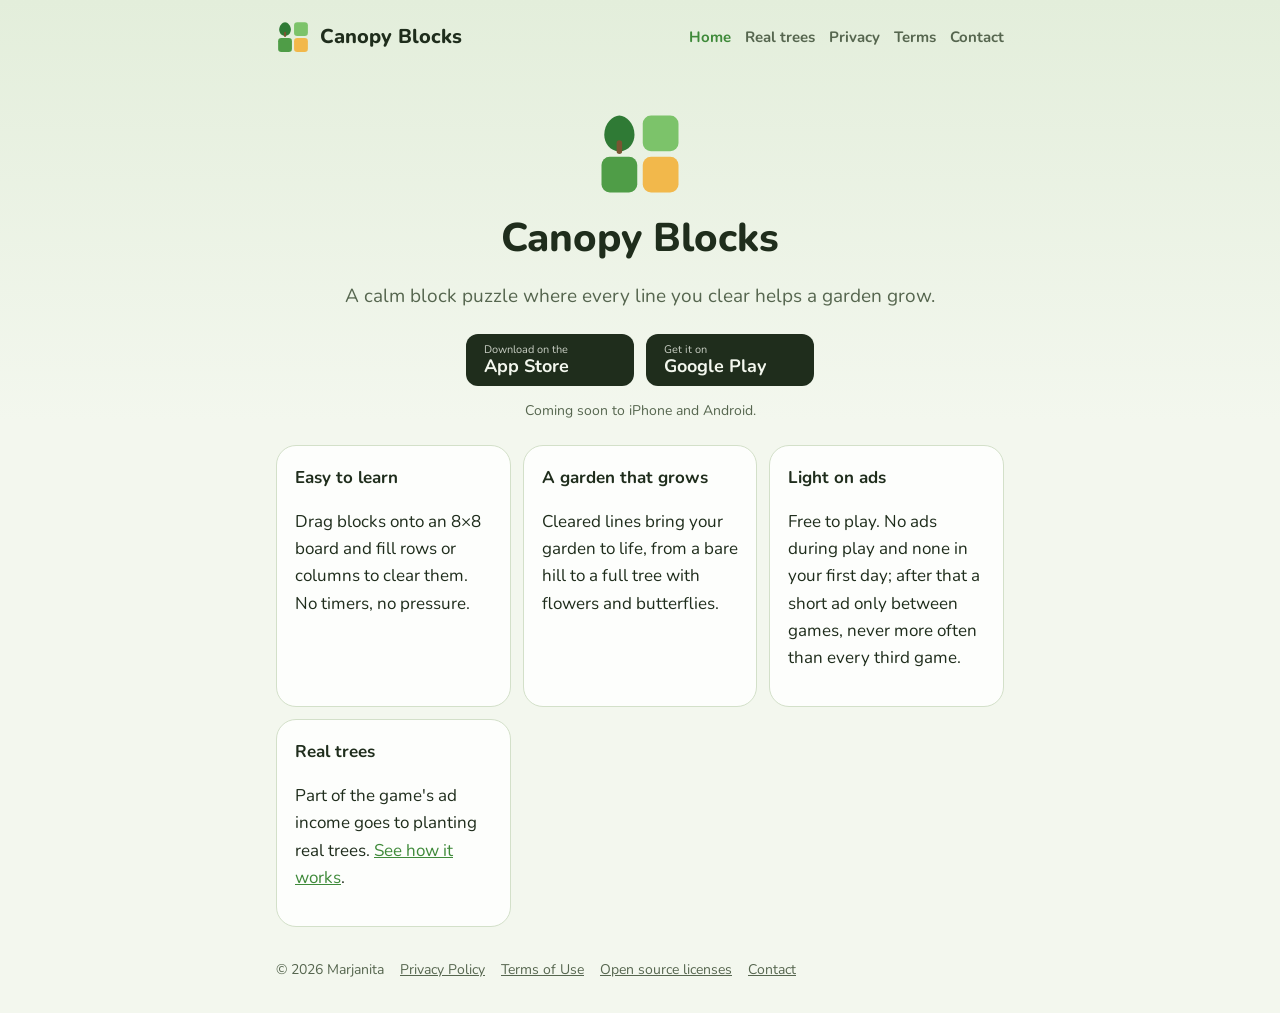
<file: index.html>
<!doctype html>
<html lang="en">
<head>
<meta charset="utf-8">
<meta name="viewport" content="width=device-width, initial-scale=1">
<title>Canopy Blocks</title>
<meta name="description" content="A calm block puzzle where every line you clear helps a garden grow.">
<link rel="preconnect" href="https://fonts.googleapis.com">
<link rel="preconnect" href="https://fonts.gstatic.com" crossorigin>
<link href="https://fonts.googleapis.com/css2?family=Nunito:wght@400;700;800&display=swap" rel="stylesheet">
<link rel="stylesheet" href="/style.css">
<link rel="icon" href="/favicon.svg" type="image/svg+xml">
</head>
<body>
<header>
<a class="brand" href="/"><svg class="logo" viewBox="0 0 64 64" aria-hidden="true">
<rect x="4" y="34" width="26" height="26" rx="6" fill="#4f9d47"/><rect x="34" y="34" width="26" height="26" rx="6" fill="#f2b84b"/>
<rect x="34" y="4" width="26" height="26" rx="6" fill="#7cc36a"/><path d="M17 30c-7 0-11-6-11-12 0-8 6-14 11-14s11 6 11 14c0 6-4 12-11 12z" fill="#2f7a35"/>
<rect x="15" y="22" width="4" height="10" rx="2" fill="#7a5532"/></svg>Canopy Blocks</a>
<nav><a href="/" aria-current="page">Home</a><a href="/trees/">Real trees</a><a href="/privacy/">Privacy</a><a href="/terms/">Terms</a><a href="/contact/">Contact</a></nav>
</header>
<main>
<section class="hero">
<svg class="logo" viewBox="0 0 64 64" aria-hidden="true">
<rect x="4" y="34" width="26" height="26" rx="6" fill="#4f9d47"/><rect x="34" y="34" width="26" height="26" rx="6" fill="#f2b84b"/>
<rect x="34" y="4" width="26" height="26" rx="6" fill="#7cc36a"/><path d="M17 30c-7 0-11-6-11-12 0-8 6-14 11-14s11 6 11 14c0 6-4 12-11 12z" fill="#2f7a35"/>
<rect x="15" y="22" width="4" height="10" rx="2" fill="#7a5532"/></svg>
<h1>Canopy Blocks</h1>
<p class="lead">A calm block puzzle where every line you clear helps a garden grow.</p>
<div class="badges">
<a class="badge" href="#" aria-disabled="true"><small>Download on the</small><b>App Store</b></a>
<a class="badge" href="#" aria-disabled="true"><small>Get it on</small><b>Google Play</b></a>
</div>
<p class="soon">Coming soon to iPhone and Android.</p>
</section>
<div class="features">
<div class="card"><h3>Easy to learn</h3><p>Drag blocks onto an 8&times;8 board and fill rows or columns to clear them. No timers, no pressure.</p></div>
<div class="card"><h3>A garden that grows</h3><p>Cleared lines bring your garden to life, from a bare hill to a full tree with flowers and butterflies.</p></div>
<div class="card"><h3>Light on ads</h3><p>Free to play. No ads during play and none in your first day; after that a short ad only between games, never more often than every third game.</p></div>
<div class="card"><h3>Real trees</h3><p>Part of the game's ad income goes to planting real trees. <a href="/trees/">See how it works</a>.</p></div>
</div>

</main>
<footer>
<span>&copy; 2026 Marjanita</span>
<a href="/privacy/">Privacy Policy</a>
<a href="/terms/">Terms of Use</a>
<a href="/licenses/">Open source licenses</a>
<a href="/contact/">Contact</a>
</footer>
</body>
</html>
</file>
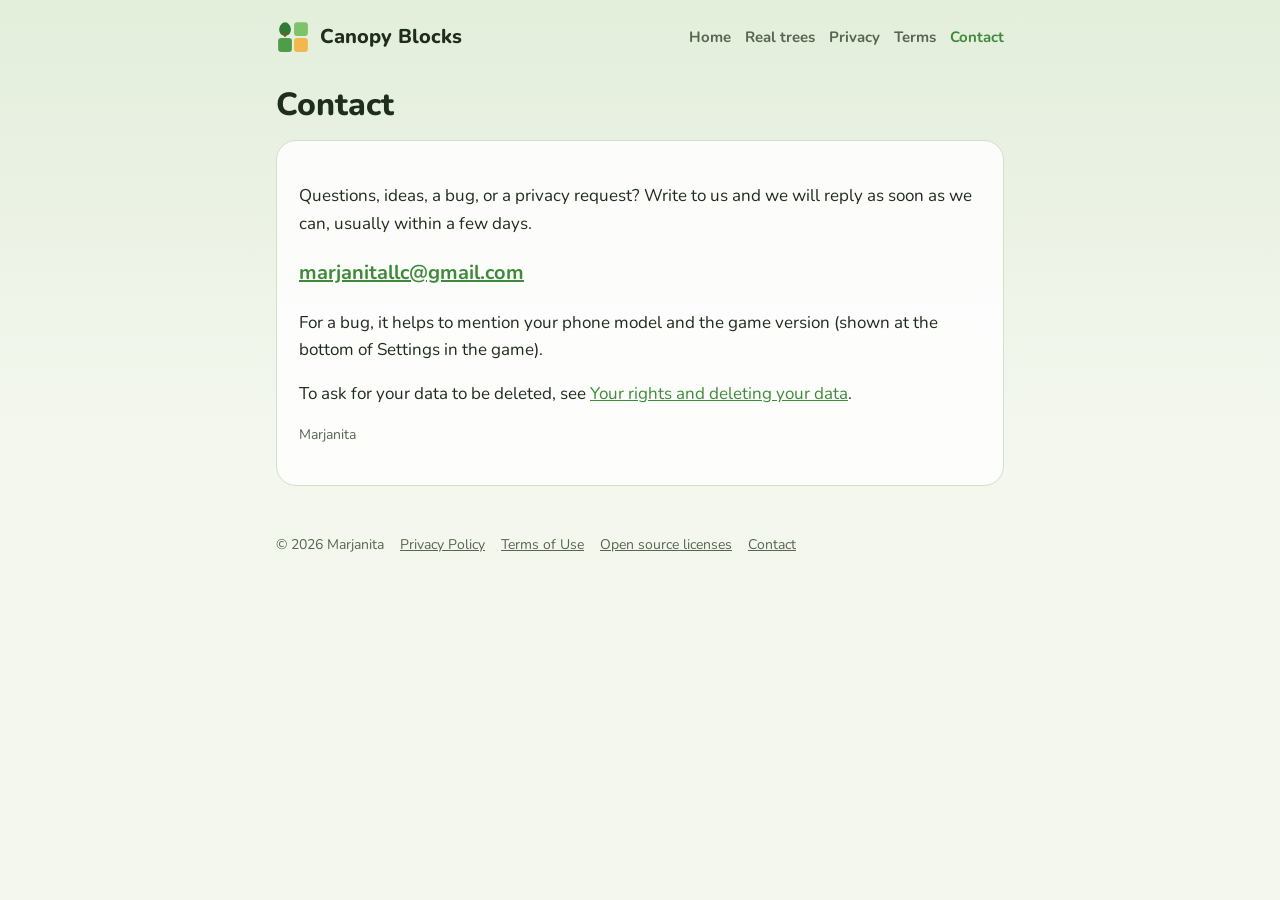
<file: contact/index.html>
<!doctype html>
<html lang="en">
<head>
<meta charset="utf-8">
<meta name="viewport" content="width=device-width, initial-scale=1">
<title>Contact | Canopy Blocks</title>
<meta name="description" content="How to reach the Canopy Blocks team.">
<link rel="preconnect" href="https://fonts.googleapis.com">
<link rel="preconnect" href="https://fonts.gstatic.com" crossorigin>
<link href="https://fonts.googleapis.com/css2?family=Nunito:wght@400;700;800&display=swap" rel="stylesheet">
<link rel="stylesheet" href="/style.css">
<link rel="icon" href="/favicon.svg" type="image/svg+xml">
</head>
<body>
<header>
<a class="brand" href="/"><svg class="logo" viewBox="0 0 64 64" aria-hidden="true">
<rect x="4" y="34" width="26" height="26" rx="6" fill="#4f9d47"/><rect x="34" y="34" width="26" height="26" rx="6" fill="#f2b84b"/>
<rect x="34" y="4" width="26" height="26" rx="6" fill="#7cc36a"/><path d="M17 30c-7 0-11-6-11-12 0-8 6-14 11-14s11 6 11 14c0 6-4 12-11 12z" fill="#2f7a35"/>
<rect x="15" y="22" width="4" height="10" rx="2" fill="#7a5532"/></svg>Canopy Blocks</a>
<nav><a href="/">Home</a><a href="/trees/">Real trees</a><a href="/privacy/">Privacy</a><a href="/terms/">Terms</a><a href="/contact/" aria-current="page">Contact</a></nav>
</header>
<main>
<h1>Contact</h1>
<div class="card">
<p>Questions, ideas, a bug, or a privacy request? Write to us and we will reply as soon as we can, usually within a few days.</p>
<p style="font-size:20px"><b><a href="mailto:marjanitallc@gmail.com?subject=Canopy%20Blocks">marjanitallc@gmail.com</a></b></p>
<p>For a bug, it helps to mention your phone model and the game version (shown at the bottom of Settings in the game).</p>
<p>To ask for your data to be deleted, see <a href="/privacy/#delete">Your rights and deleting your data</a>.</p>
<p class="meta">Marjanita</p>
</div>

</main>
<footer>
<span>&copy; 2026 Marjanita</span>
<a href="/privacy/">Privacy Policy</a>
<a href="/terms/">Terms of Use</a>
<a href="/licenses/">Open source licenses</a>
<a href="/contact/">Contact</a>
</footer>
</body>
</html>
</file>
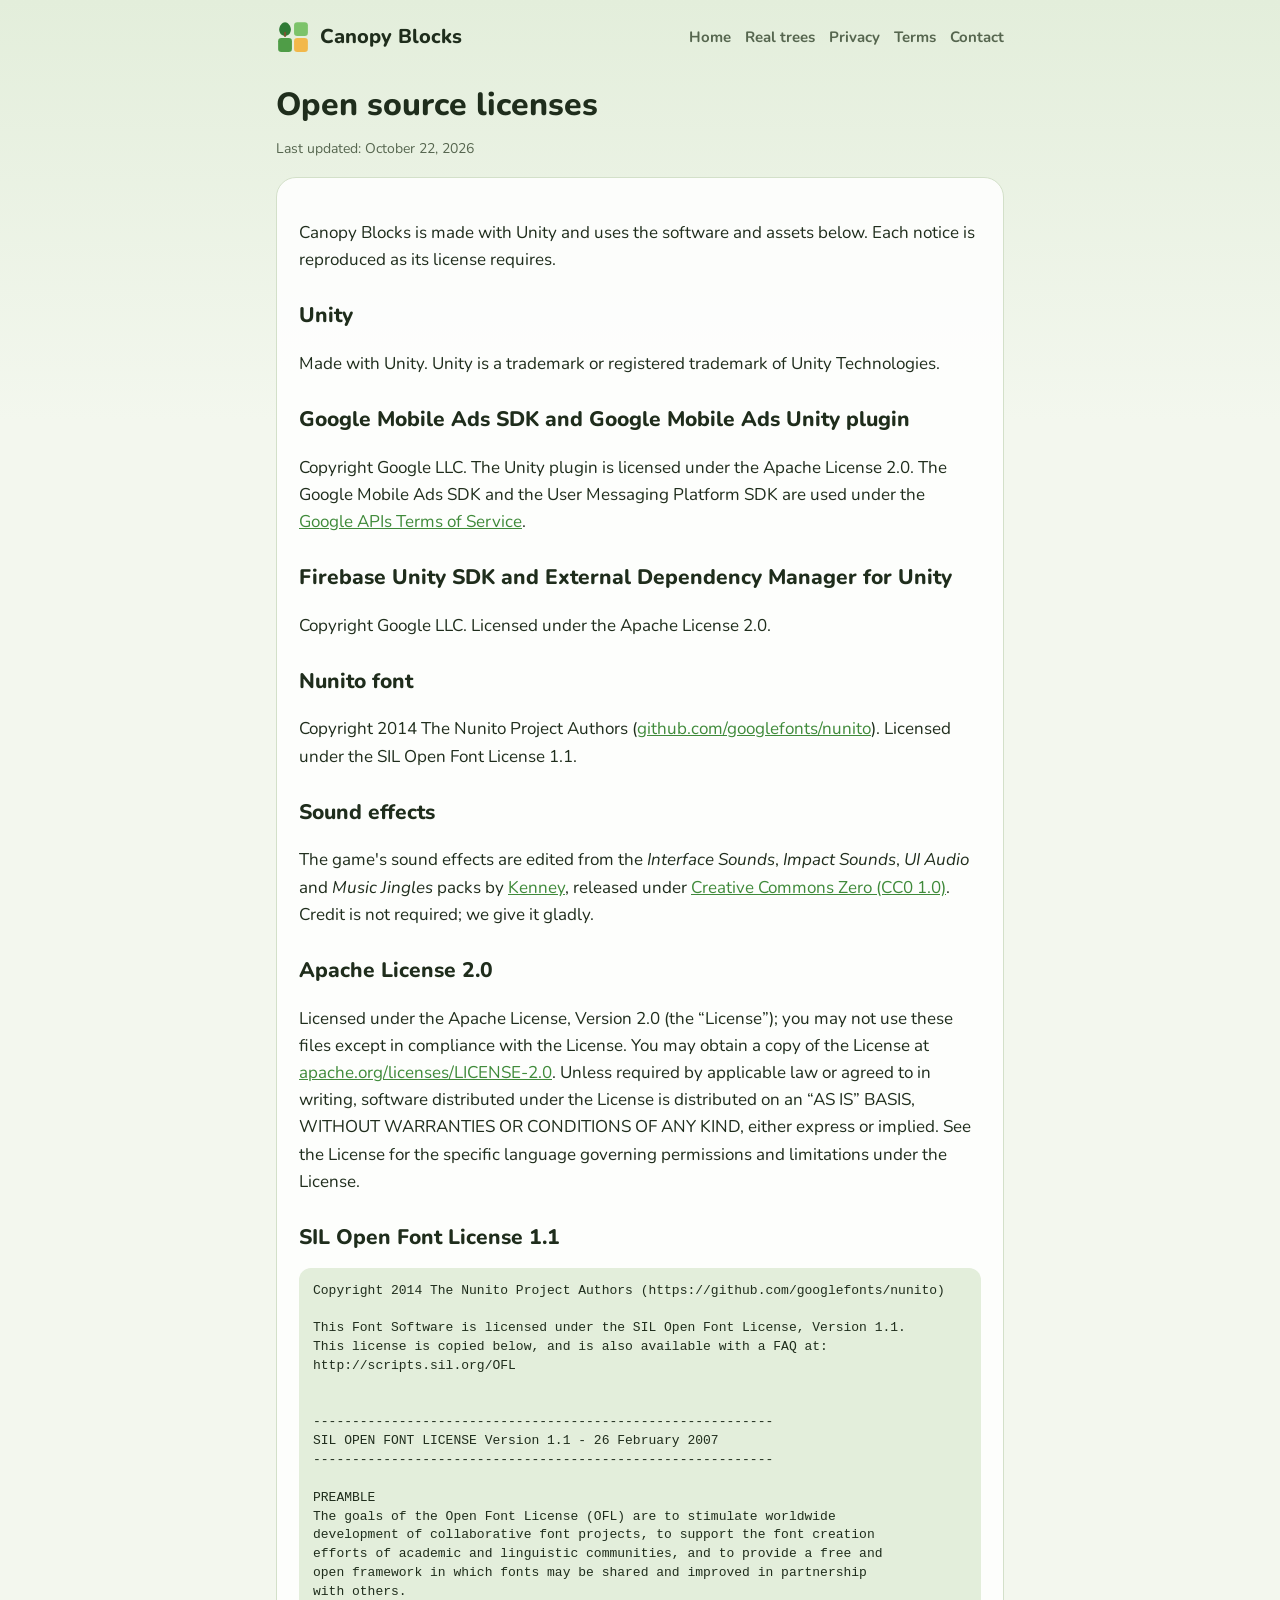
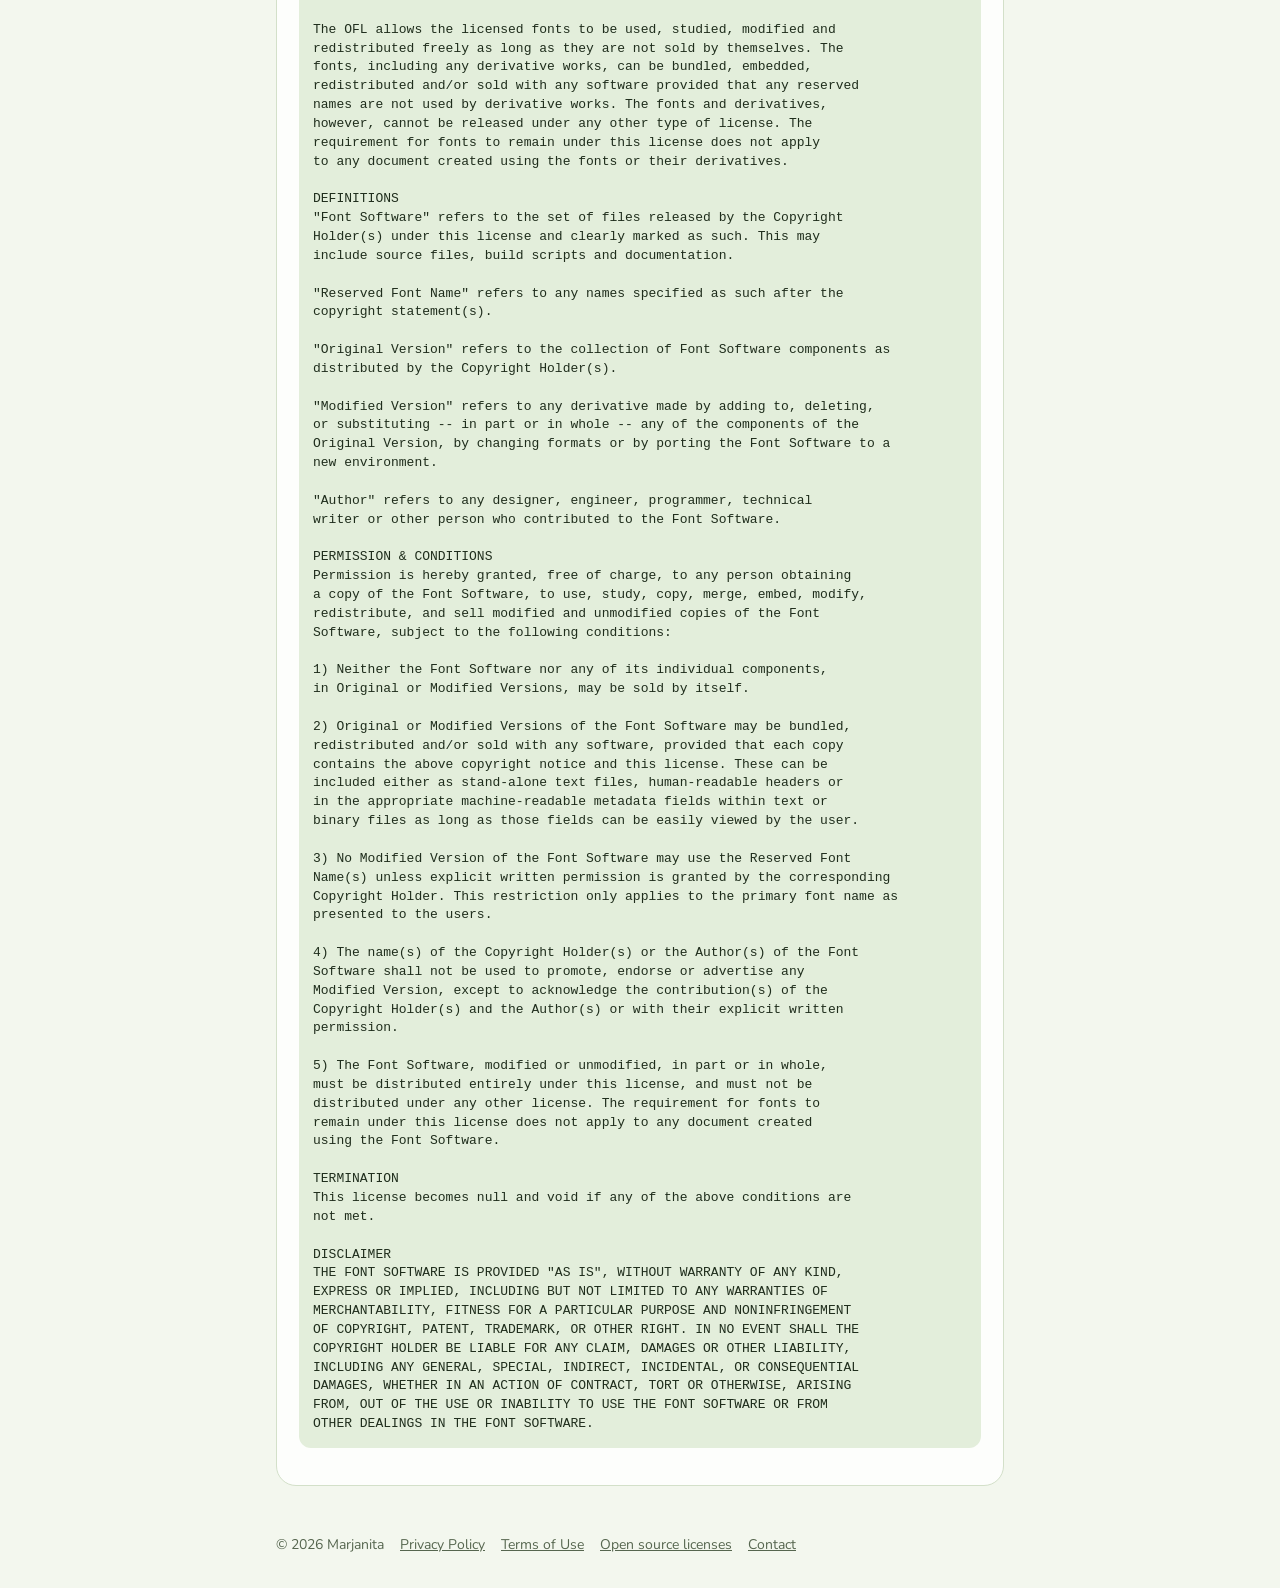
<file: licenses/index.html>
<!doctype html>
<html lang="en">
<head>
<meta charset="utf-8">
<meta name="viewport" content="width=device-width, initial-scale=1">
<title>Licenses | Canopy Blocks</title>
<meta name="description" content="Open source software and assets used in Canopy Blocks.">
<link rel="preconnect" href="https://fonts.googleapis.com">
<link rel="preconnect" href="https://fonts.gstatic.com" crossorigin>
<link href="https://fonts.googleapis.com/css2?family=Nunito:wght@400;700;800&display=swap" rel="stylesheet">
<link rel="stylesheet" href="/style.css">
<link rel="icon" href="/favicon.svg" type="image/svg+xml">
</head>
<body>
<header>
<a class="brand" href="/"><svg class="logo" viewBox="0 0 64 64" aria-hidden="true">
<rect x="4" y="34" width="26" height="26" rx="6" fill="#4f9d47"/><rect x="34" y="34" width="26" height="26" rx="6" fill="#f2b84b"/>
<rect x="34" y="4" width="26" height="26" rx="6" fill="#7cc36a"/><path d="M17 30c-7 0-11-6-11-12 0-8 6-14 11-14s11 6 11 14c0 6-4 12-11 12z" fill="#2f7a35"/>
<rect x="15" y="22" width="4" height="10" rx="2" fill="#7a5532"/></svg>Canopy Blocks</a>
<nav><a href="/">Home</a><a href="/trees/">Real trees</a><a href="/privacy/">Privacy</a><a href="/terms/">Terms</a><a href="/contact/">Contact</a></nav>
</header>
<main>
<h1>Open source licenses</h1>
<p class="meta">Last updated: October 22, 2026</p>
<div class="card">
<p>Canopy Blocks is made with Unity and uses the software and assets below. Each notice is reproduced as its license requires.</p>
<h2>Unity</h2>
<p>Made with Unity. Unity is a trademark or registered trademark of Unity Technologies.</p>
<h2>Google Mobile Ads SDK and Google Mobile Ads Unity plugin</h2>
<p>Copyright Google LLC. The Unity plugin is licensed under the Apache License 2.0. The Google Mobile Ads SDK and the User Messaging Platform SDK are used under the <a href="https://developers.google.com/terms">Google APIs Terms of Service</a>.</p>
<h2>Firebase Unity SDK and External Dependency Manager for Unity</h2>
<p>Copyright Google LLC. Licensed under the Apache License 2.0.</p>
<h2>Nunito font</h2>
<p>Copyright 2014 The Nunito Project Authors (<a href="https://github.com/googlefonts/nunito">github.com/googlefonts/nunito</a>). Licensed under the SIL Open Font License 1.1.</p>
<h2>Sound effects</h2>
<p>The game's sound effects are edited from the <em>Interface Sounds</em>, <em>Impact Sounds</em>, <em>UI Audio</em> and <em>Music Jingles</em> packs by <a href="https://www.kenney.nl">Kenney</a>, released under <a href="https://creativecommons.org/publicdomain/zero/1.0/">Creative Commons Zero (CC0 1.0)</a>. Credit is not required; we give it gladly.</p>
<h2>Apache License 2.0</h2>
<p>Licensed under the Apache License, Version 2.0 (the &ldquo;License&rdquo;); you may not use these files except in compliance with the License. You may obtain a copy of the License at <a href="https://www.apache.org/licenses/LICENSE-2.0">apache.org/licenses/LICENSE-2.0</a>. Unless required by applicable law or agreed to in writing, software distributed under the License is distributed on an &ldquo;AS IS&rdquo; BASIS, WITHOUT WARRANTIES OR CONDITIONS OF ANY KIND, either express or implied. See the License for the specific language governing permissions and limitations under the License.</p>
<h2>SIL Open Font License 1.1</h2>
<pre>Copyright 2014 The Nunito Project Authors (https://github.com/googlefonts/nunito)

This Font Software is licensed under the SIL Open Font License, Version 1.1.
This license is copied below, and is also available with a FAQ at:
http://scripts.sil.org/OFL


-----------------------------------------------------------
SIL OPEN FONT LICENSE Version 1.1 - 26 February 2007
-----------------------------------------------------------

PREAMBLE
The goals of the Open Font License (OFL) are to stimulate worldwide
development of collaborative font projects, to support the font creation
efforts of academic and linguistic communities, and to provide a free and
open framework in which fonts may be shared and improved in partnership
with others.

The OFL allows the licensed fonts to be used, studied, modified and
redistributed freely as long as they are not sold by themselves. The
fonts, including any derivative works, can be bundled, embedded, 
redistributed and/or sold with any software provided that any reserved
names are not used by derivative works. The fonts and derivatives,
however, cannot be released under any other type of license. The
requirement for fonts to remain under this license does not apply
to any document created using the fonts or their derivatives.

DEFINITIONS
&quot;Font Software&quot; refers to the set of files released by the Copyright
Holder(s) under this license and clearly marked as such. This may
include source files, build scripts and documentation.

&quot;Reserved Font Name&quot; refers to any names specified as such after the
copyright statement(s).

&quot;Original Version&quot; refers to the collection of Font Software components as
distributed by the Copyright Holder(s).

&quot;Modified Version&quot; refers to any derivative made by adding to, deleting,
or substituting -- in part or in whole -- any of the components of the
Original Version, by changing formats or by porting the Font Software to a
new environment.

&quot;Author&quot; refers to any designer, engineer, programmer, technical
writer or other person who contributed to the Font Software.

PERMISSION &amp; CONDITIONS
Permission is hereby granted, free of charge, to any person obtaining
a copy of the Font Software, to use, study, copy, merge, embed, modify,
redistribute, and sell modified and unmodified copies of the Font
Software, subject to the following conditions:

1) Neither the Font Software nor any of its individual components,
in Original or Modified Versions, may be sold by itself.

2) Original or Modified Versions of the Font Software may be bundled,
redistributed and/or sold with any software, provided that each copy
contains the above copyright notice and this license. These can be
included either as stand-alone text files, human-readable headers or
in the appropriate machine-readable metadata fields within text or
binary files as long as those fields can be easily viewed by the user.

3) No Modified Version of the Font Software may use the Reserved Font
Name(s) unless explicit written permission is granted by the corresponding
Copyright Holder. This restriction only applies to the primary font name as
presented to the users.

4) The name(s) of the Copyright Holder(s) or the Author(s) of the Font
Software shall not be used to promote, endorse or advertise any
Modified Version, except to acknowledge the contribution(s) of the
Copyright Holder(s) and the Author(s) or with their explicit written
permission.

5) The Font Software, modified or unmodified, in part or in whole,
must be distributed entirely under this license, and must not be
distributed under any other license. The requirement for fonts to
remain under this license does not apply to any document created
using the Font Software.

TERMINATION
This license becomes null and void if any of the above conditions are
not met.

DISCLAIMER
THE FONT SOFTWARE IS PROVIDED &quot;AS IS&quot;, WITHOUT WARRANTY OF ANY KIND,
EXPRESS OR IMPLIED, INCLUDING BUT NOT LIMITED TO ANY WARRANTIES OF
MERCHANTABILITY, FITNESS FOR A PARTICULAR PURPOSE AND NONINFRINGEMENT
OF COPYRIGHT, PATENT, TRADEMARK, OR OTHER RIGHT. IN NO EVENT SHALL THE
COPYRIGHT HOLDER BE LIABLE FOR ANY CLAIM, DAMAGES OR OTHER LIABILITY,
INCLUDING ANY GENERAL, SPECIAL, INDIRECT, INCIDENTAL, OR CONSEQUENTIAL
DAMAGES, WHETHER IN AN ACTION OF CONTRACT, TORT OR OTHERWISE, ARISING
FROM, OUT OF THE USE OR INABILITY TO USE THE FONT SOFTWARE OR FROM
OTHER DEALINGS IN THE FONT SOFTWARE.</pre>
</div>

</main>
<footer>
<span>&copy; 2026 Marjanita</span>
<a href="/privacy/">Privacy Policy</a>
<a href="/terms/">Terms of Use</a>
<a href="/licenses/">Open source licenses</a>
<a href="/contact/">Contact</a>
</footer>
</body>
</html>
</file>
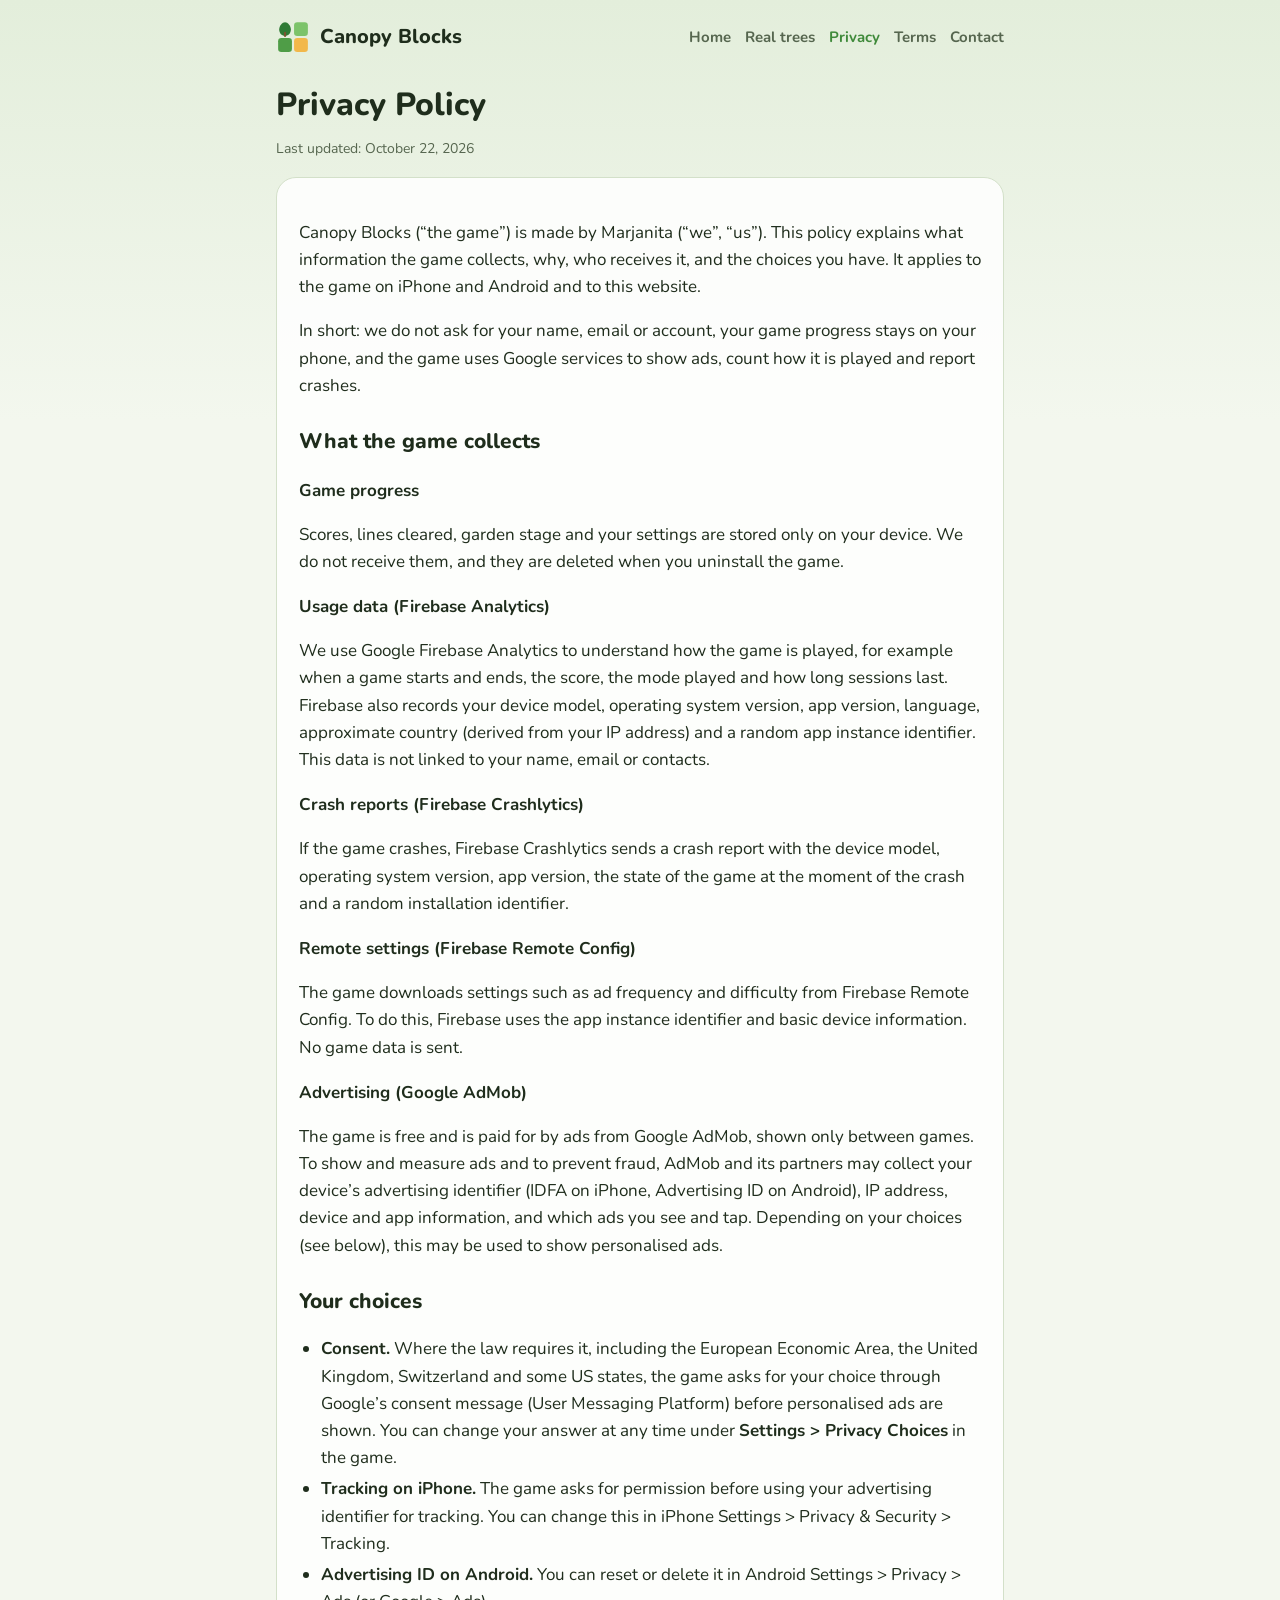
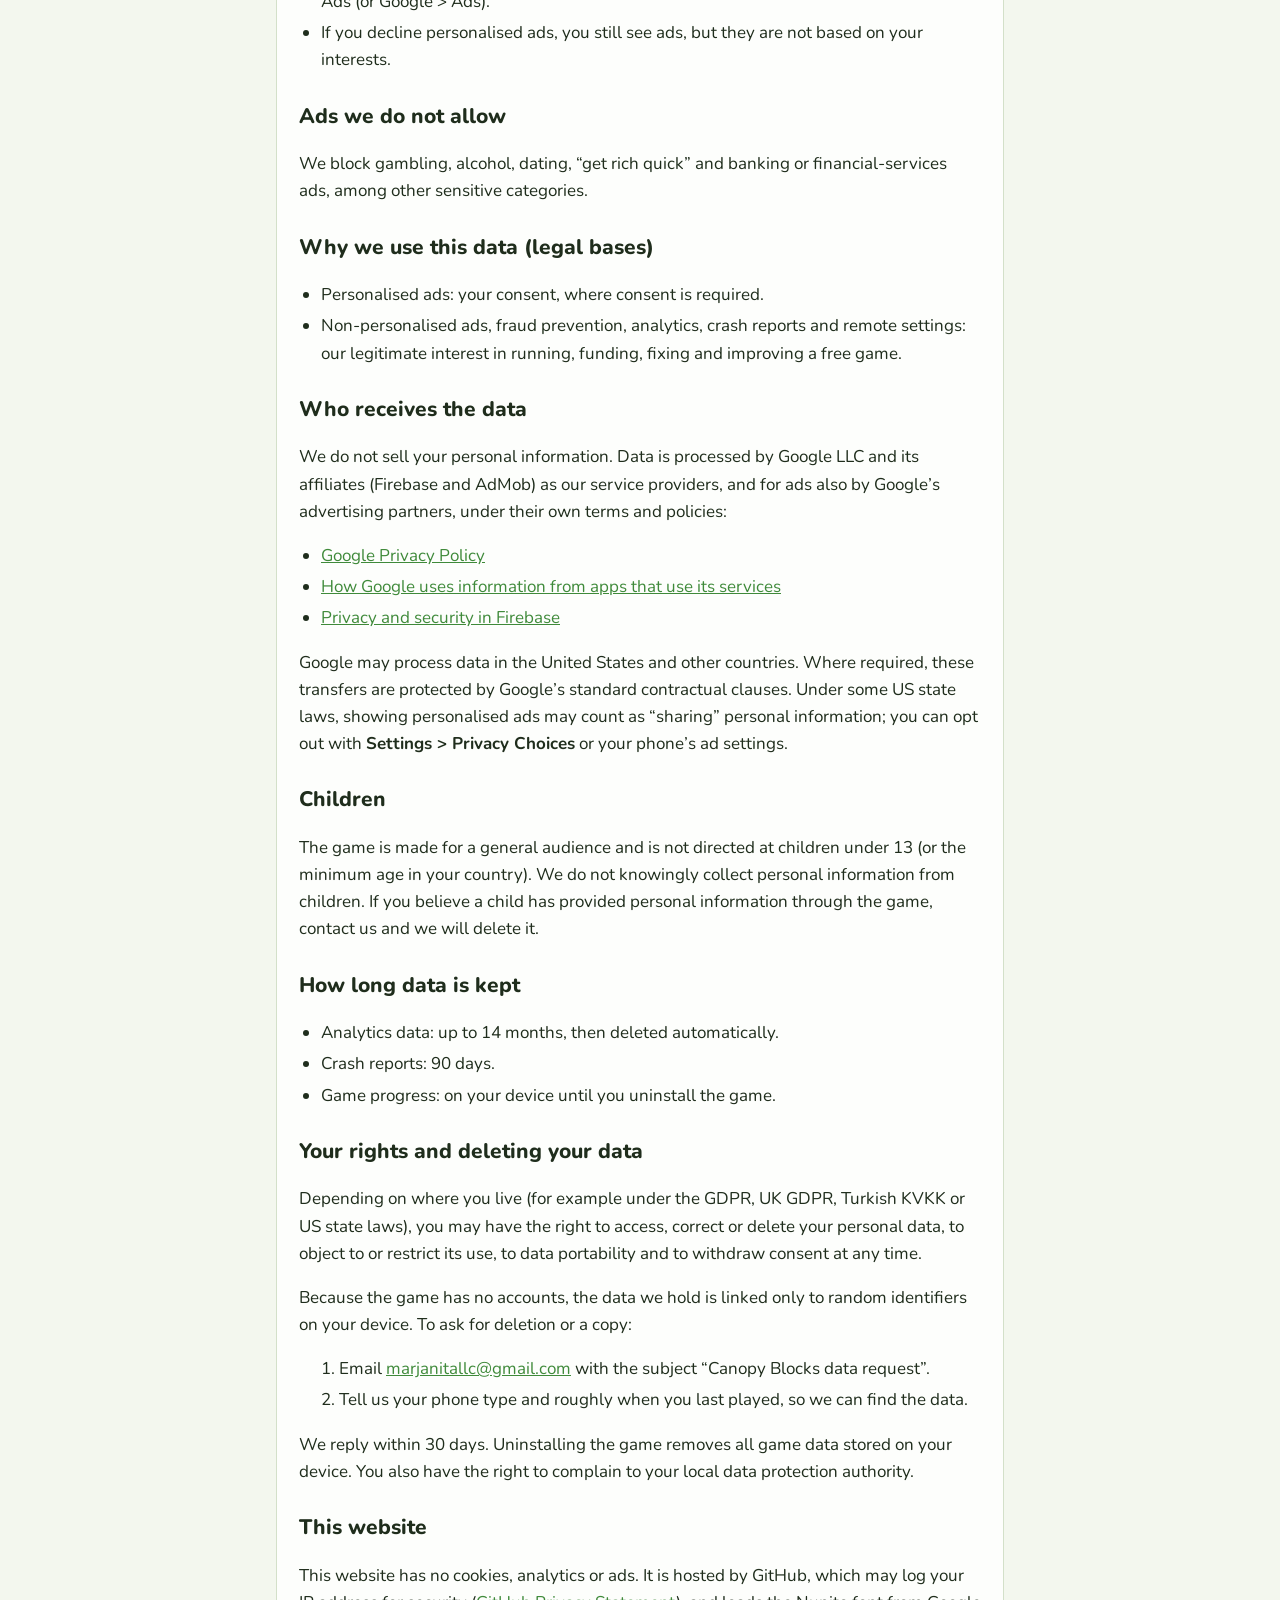
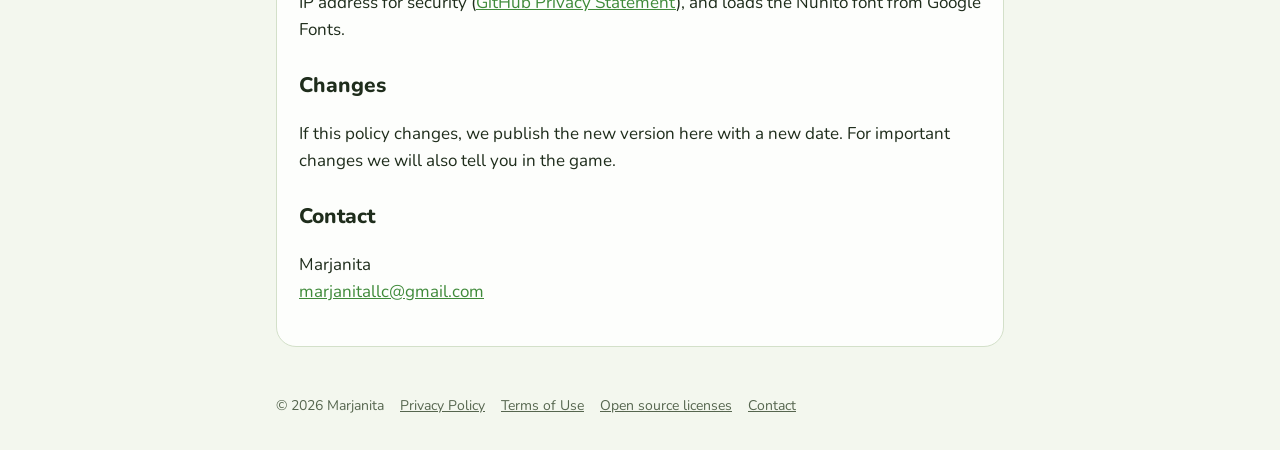
<file: privacy/index.html>
<!doctype html>
<html lang="en">
<head>
<meta charset="utf-8">
<meta name="viewport" content="width=device-width, initial-scale=1">
<title>Privacy Policy | Canopy Blocks</title>
<meta name="description" content="What data Canopy Blocks collects and the choices you have.">
<link rel="preconnect" href="https://fonts.googleapis.com">
<link rel="preconnect" href="https://fonts.gstatic.com" crossorigin>
<link href="https://fonts.googleapis.com/css2?family=Nunito:wght@400;700;800&display=swap" rel="stylesheet">
<link rel="stylesheet" href="/style.css">
<link rel="icon" href="/favicon.svg" type="image/svg+xml">
</head>
<body>
<header>
<a class="brand" href="/"><svg class="logo" viewBox="0 0 64 64" aria-hidden="true">
<rect x="4" y="34" width="26" height="26" rx="6" fill="#4f9d47"/><rect x="34" y="34" width="26" height="26" rx="6" fill="#f2b84b"/>
<rect x="34" y="4" width="26" height="26" rx="6" fill="#7cc36a"/><path d="M17 30c-7 0-11-6-11-12 0-8 6-14 11-14s11 6 11 14c0 6-4 12-11 12z" fill="#2f7a35"/>
<rect x="15" y="22" width="4" height="10" rx="2" fill="#7a5532"/></svg>Canopy Blocks</a>
<nav><a href="/">Home</a><a href="/trees/">Real trees</a><a href="/privacy/" aria-current="page">Privacy</a><a href="/terms/">Terms</a><a href="/contact/">Contact</a></nav>
</header>
<main>
<h1>Privacy Policy</h1>
<p class="meta">Last updated: October 22, 2026</p>
<div class="card">
<p>Canopy Blocks (&ldquo;the game&rdquo;) is made by Marjanita (&ldquo;we&rdquo;, &ldquo;us&rdquo;). This policy explains what information the game collects, why, who receives it, and the choices you have. It applies to the game on iPhone and Android and to this website.</p>
<p>In short: we do not ask for your name, email or account, your game progress stays on your phone, and the game uses Google services to show ads, count how it is played and report crashes.</p>

<h2>What the game collects</h2>
<h3>Game progress</h3>
<p>Scores, lines cleared, garden stage and your settings are stored only on your device. We do not receive them, and they are deleted when you uninstall the game.</p>
<h3>Usage data (Firebase Analytics)</h3>
<p>We use Google Firebase Analytics to understand how the game is played, for example when a game starts and ends, the score, the mode played and how long sessions last. Firebase also records your device model, operating system version, app version, language, approximate country (derived from your IP address) and a random app instance identifier. This data is not linked to your name, email or contacts.</p>
<h3>Crash reports (Firebase Crashlytics)</h3>
<p>If the game crashes, Firebase Crashlytics sends a crash report with the device model, operating system version, app version, the state of the game at the moment of the crash and a random installation identifier.</p>
<h3>Remote settings (Firebase Remote Config)</h3>
<p>The game downloads settings such as ad frequency and difficulty from Firebase Remote Config. To do this, Firebase uses the app instance identifier and basic device information. No game data is sent.</p>
<h3>Advertising (Google AdMob)</h3>
<p>The game is free and is paid for by ads from Google AdMob, shown only between games. To show and measure ads and to prevent fraud, AdMob and its partners may collect your device&rsquo;s advertising identifier (IDFA on iPhone, Advertising ID on Android), IP address, device and app information, and which ads you see and tap. Depending on your choices (see below), this may be used to show personalised ads.</p>

<h2>Your choices</h2>
<ul>
<li><b>Consent.</b> Where the law requires it, including the European Economic Area, the United Kingdom, Switzerland and some US states, the game asks for your choice through Google&rsquo;s consent message (User Messaging Platform) before personalised ads are shown. You can change your answer at any time under <b>Settings &gt; Privacy Choices</b> in the game.</li>
<li><b>Tracking on iPhone.</b> The game asks for permission before using your advertising identifier for tracking. You can change this in iPhone Settings &gt; Privacy &amp; Security &gt; Tracking.</li>
<li><b>Advertising ID on Android.</b> You can reset or delete it in Android Settings &gt; Privacy &gt; Ads (or Google &gt; Ads).</li>
<li>If you decline personalised ads, you still see ads, but they are not based on your interests.</li>
</ul>

<h2>Ads we do not allow</h2>
<p>We block gambling, alcohol, dating, &ldquo;get rich quick&rdquo; and banking or financial-services ads, among other sensitive categories.</p>

<h2>Why we use this data (legal bases)</h2>
<ul>
<li>Personalised ads: your consent, where consent is required.</li>
<li>Non-personalised ads, fraud prevention, analytics, crash reports and remote settings: our legitimate interest in running, funding, fixing and improving a free game.</li>
</ul>

<h2>Who receives the data</h2>
<p>We do not sell your personal information. Data is processed by Google LLC and its affiliates (Firebase and AdMob) as our service providers, and for ads also by Google&rsquo;s advertising partners, under their own terms and policies:</p>
<ul>
<li><a href="https://policies.google.com/privacy">Google Privacy Policy</a></li>
<li><a href="https://policies.google.com/technologies/partner-sites">How Google uses information from apps that use its services</a></li>
<li><a href="https://firebase.google.com/support/privacy">Privacy and security in Firebase</a></li>
</ul>
<p>Google may process data in the United States and other countries. Where required, these transfers are protected by Google&rsquo;s standard contractual clauses. Under some US state laws, showing personalised ads may count as &ldquo;sharing&rdquo; personal information; you can opt out with <b>Settings &gt; Privacy Choices</b> or your phone&rsquo;s ad settings.</p>

<h2>Children</h2>
<p>The game is made for a general audience and is not directed at children under 13 (or the minimum age in your country). We do not knowingly collect personal information from children. If you believe a child has provided personal information through the game, contact us and we will delete it.</p>

<h2>How long data is kept</h2>
<ul>
<li>Analytics data: up to 14 months, then deleted automatically.</li>
<li>Crash reports: 90 days.</li>
<li>Game progress: on your device until you uninstall the game.</li>
</ul>

<h2 id="delete">Your rights and deleting your data</h2>
<p>Depending on where you live (for example under the GDPR, UK GDPR, Turkish KVKK or US state laws), you may have the right to access, correct or delete your personal data, to object to or restrict its use, to data portability and to withdraw consent at any time.</p>
<p>Because the game has no accounts, the data we hold is linked only to random identifiers on your device. To ask for deletion or a copy:</p>
<ol>
<li>Email <a href="mailto:marjanitallc@gmail.com?subject=Canopy%20Blocks%20data%20request">marjanitallc@gmail.com</a> with the subject &ldquo;Canopy Blocks data request&rdquo;.</li>
<li>Tell us your phone type and roughly when you last played, so we can find the data.</li>
</ol>
<p>We reply within 30 days. Uninstalling the game removes all game data stored on your device. You also have the right to complain to your local data protection authority.</p>

<h2>This website</h2>
<p>This website has no cookies, analytics or ads. It is hosted by GitHub, which may log your IP address for security (<a href="https://docs.github.com/site-policy/privacy-policies/github-general-privacy-statement">GitHub Privacy Statement</a>), and loads the Nunito font from Google Fonts.</p>

<h2>Changes</h2>
<p>If this policy changes, we publish the new version here with a new date. For important changes we will also tell you in the game.</p>

<h2>Contact</h2>
<p>Marjanita<br><a href="mailto:marjanitallc@gmail.com">marjanitallc@gmail.com</a></p>
</div>

</main>
<footer>
<span>&copy; 2026 Marjanita</span>
<a href="/privacy/">Privacy Policy</a>
<a href="/terms/">Terms of Use</a>
<a href="/licenses/">Open source licenses</a>
<a href="/contact/">Contact</a>
</footer>
</body>
</html>
</file>
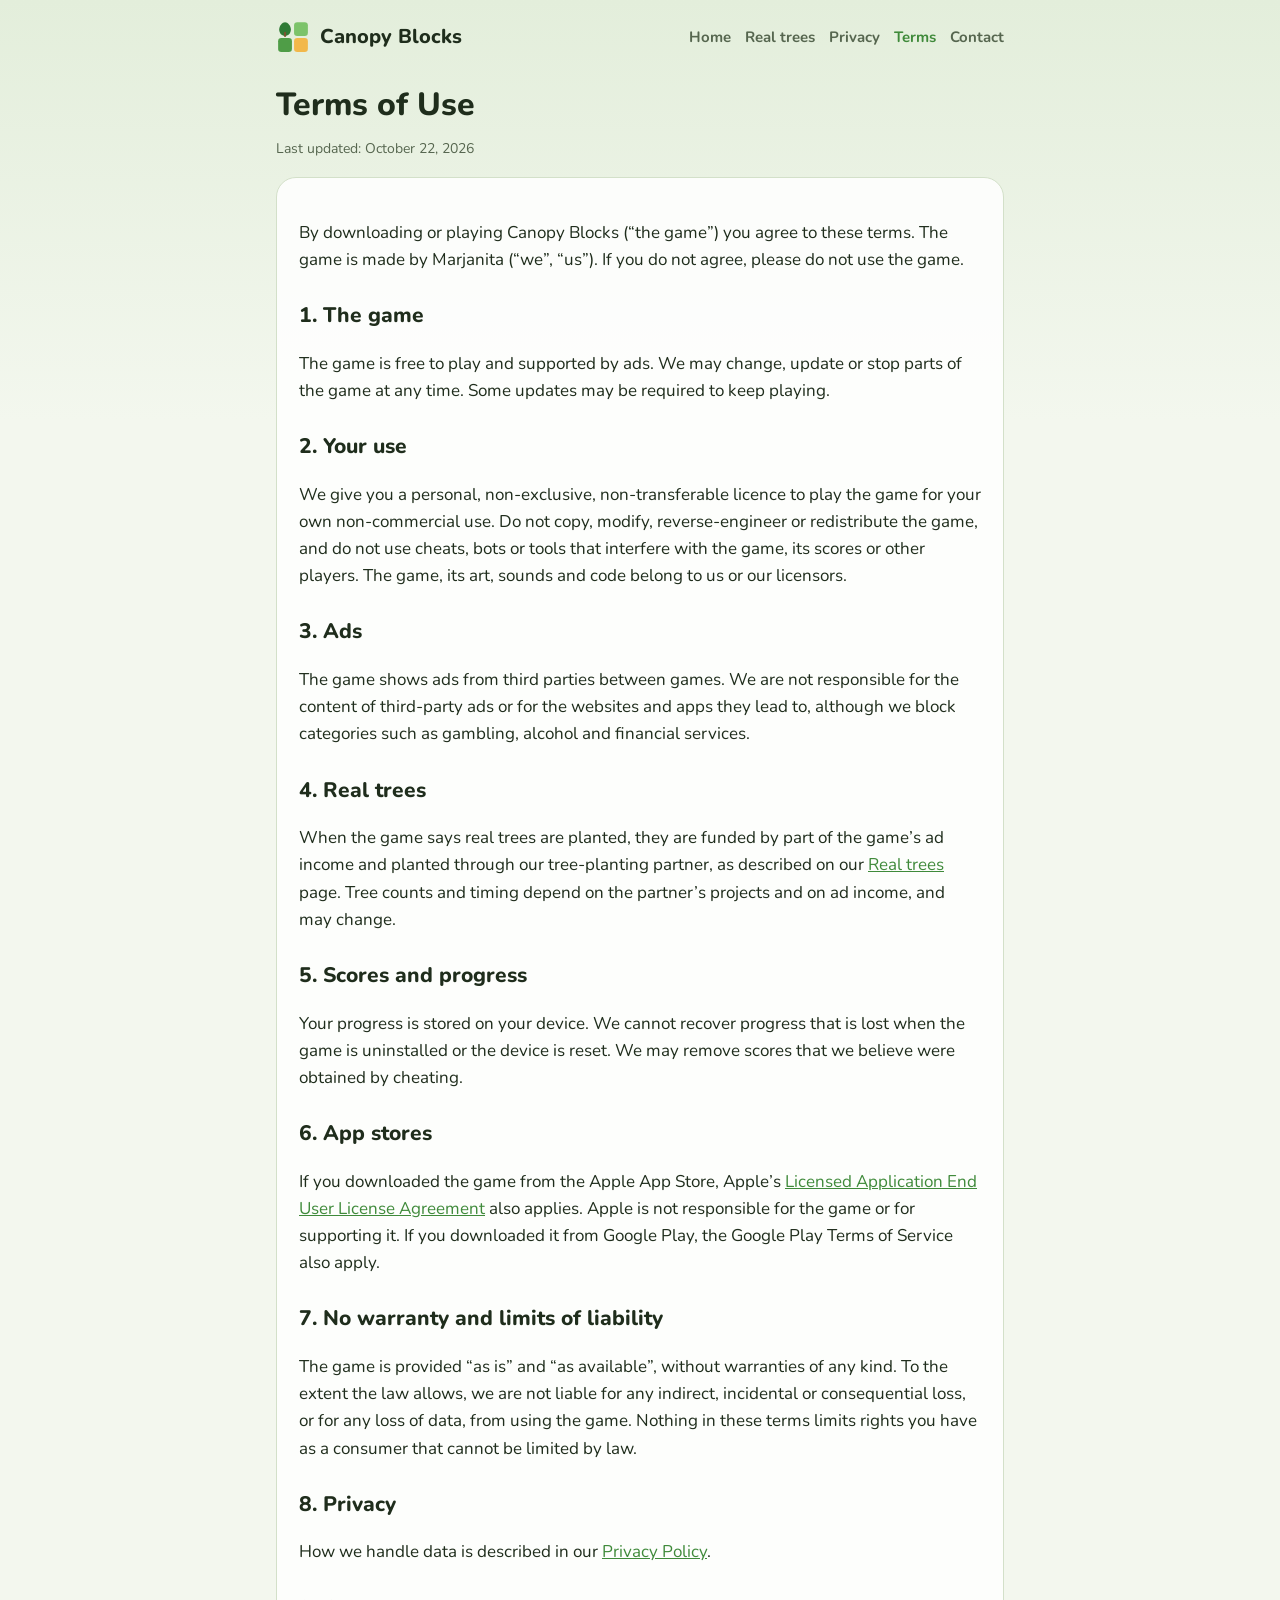
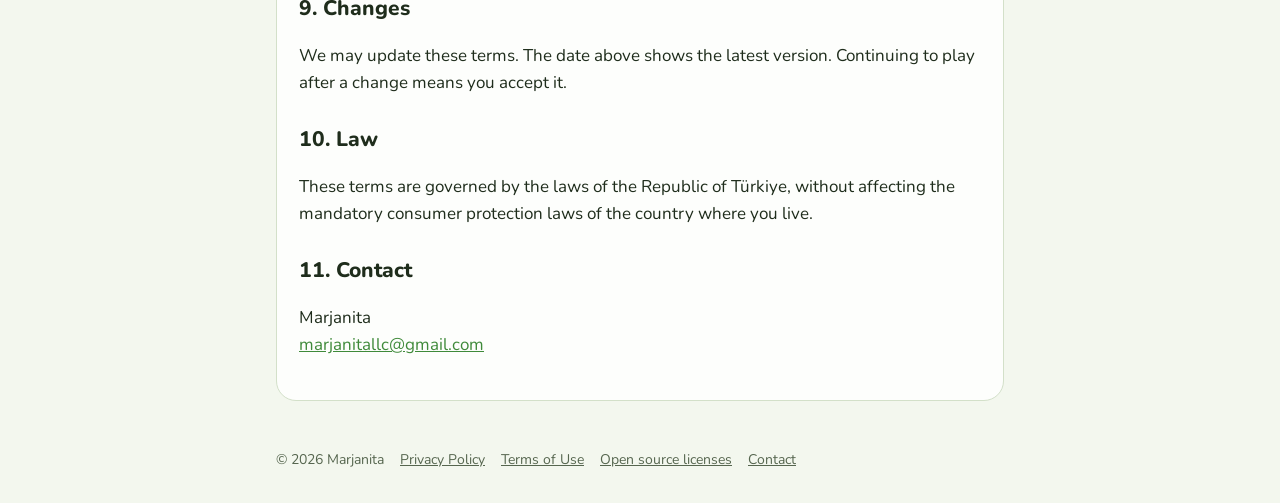
<file: terms/index.html>
<!doctype html>
<html lang="en">
<head>
<meta charset="utf-8">
<meta name="viewport" content="width=device-width, initial-scale=1">
<title>Terms of Use | Canopy Blocks</title>
<meta name="description" content="The terms for playing Canopy Blocks.">
<link rel="preconnect" href="https://fonts.googleapis.com">
<link rel="preconnect" href="https://fonts.gstatic.com" crossorigin>
<link href="https://fonts.googleapis.com/css2?family=Nunito:wght@400;700;800&display=swap" rel="stylesheet">
<link rel="stylesheet" href="/style.css">
<link rel="icon" href="/favicon.svg" type="image/svg+xml">
</head>
<body>
<header>
<a class="brand" href="/"><svg class="logo" viewBox="0 0 64 64" aria-hidden="true">
<rect x="4" y="34" width="26" height="26" rx="6" fill="#4f9d47"/><rect x="34" y="34" width="26" height="26" rx="6" fill="#f2b84b"/>
<rect x="34" y="4" width="26" height="26" rx="6" fill="#7cc36a"/><path d="M17 30c-7 0-11-6-11-12 0-8 6-14 11-14s11 6 11 14c0 6-4 12-11 12z" fill="#2f7a35"/>
<rect x="15" y="22" width="4" height="10" rx="2" fill="#7a5532"/></svg>Canopy Blocks</a>
<nav><a href="/">Home</a><a href="/trees/">Real trees</a><a href="/privacy/">Privacy</a><a href="/terms/" aria-current="page">Terms</a><a href="/contact/">Contact</a></nav>
</header>
<main>
<h1>Terms of Use</h1>
<p class="meta">Last updated: October 22, 2026</p>
<div class="card">
<p>By downloading or playing Canopy Blocks (&ldquo;the game&rdquo;) you agree to these terms. The game is made by Marjanita (&ldquo;we&rdquo;, &ldquo;us&rdquo;). If you do not agree, please do not use the game.</p>

<h2>1. The game</h2>
<p>The game is free to play and supported by ads. We may change, update or stop parts of the game at any time. Some updates may be required to keep playing.</p>

<h2>2. Your use</h2>
<p>We give you a personal, non-exclusive, non-transferable licence to play the game for your own non-commercial use. Do not copy, modify, reverse-engineer or redistribute the game, and do not use cheats, bots or tools that interfere with the game, its scores or other players. The game, its art, sounds and code belong to us or our licensors.</p>

<h2>3. Ads</h2>
<p>The game shows ads from third parties between games. We are not responsible for the content of third-party ads or for the websites and apps they lead to, although we block categories such as gambling, alcohol and financial services.</p>

<h2>4. Real trees</h2>
<p>When the game says real trees are planted, they are funded by part of the game&rsquo;s ad income and planted through our tree-planting partner, as described on our <a href="/trees/">Real trees</a> page. Tree counts and timing depend on the partner&rsquo;s projects and on ad income, and may change.</p>

<h2>5. Scores and progress</h2>
<p>Your progress is stored on your device. We cannot recover progress that is lost when the game is uninstalled or the device is reset. We may remove scores that we believe were obtained by cheating.</p>

<h2>6. App stores</h2>
<p>If you downloaded the game from the Apple App Store, Apple&rsquo;s <a href="https://www.apple.com/legal/internet-services/itunes/dev/stdeula/">Licensed Application End User License Agreement</a> also applies. Apple is not responsible for the game or for supporting it. If you downloaded it from Google Play, the Google Play Terms of Service also apply.</p>

<h2>7. No warranty and limits of liability</h2>
<p>The game is provided &ldquo;as is&rdquo; and &ldquo;as available&rdquo;, without warranties of any kind. To the extent the law allows, we are not liable for any indirect, incidental or consequential loss, or for any loss of data, from using the game. Nothing in these terms limits rights you have as a consumer that cannot be limited by law.</p>

<h2>8. Privacy</h2>
<p>How we handle data is described in our <a href="/privacy/">Privacy Policy</a>.</p>

<h2>9. Changes</h2>
<p>We may update these terms. The date above shows the latest version. Continuing to play after a change means you accept it.</p>

<h2>10. Law</h2>
<p>These terms are governed by the laws of the Republic of T&uuml;rkiye, without affecting the mandatory consumer protection laws of the country where you live.</p>

<h2>11. Contact</h2>
<p>Marjanita<br><a href="mailto:marjanitallc@gmail.com">marjanitallc@gmail.com</a></p>
</div>

</main>
<footer>
<span>&copy; 2026 Marjanita</span>
<a href="/privacy/">Privacy Policy</a>
<a href="/terms/">Terms of Use</a>
<a href="/licenses/">Open source licenses</a>
<a href="/contact/">Contact</a>
</footer>
</body>
</html>
</file>
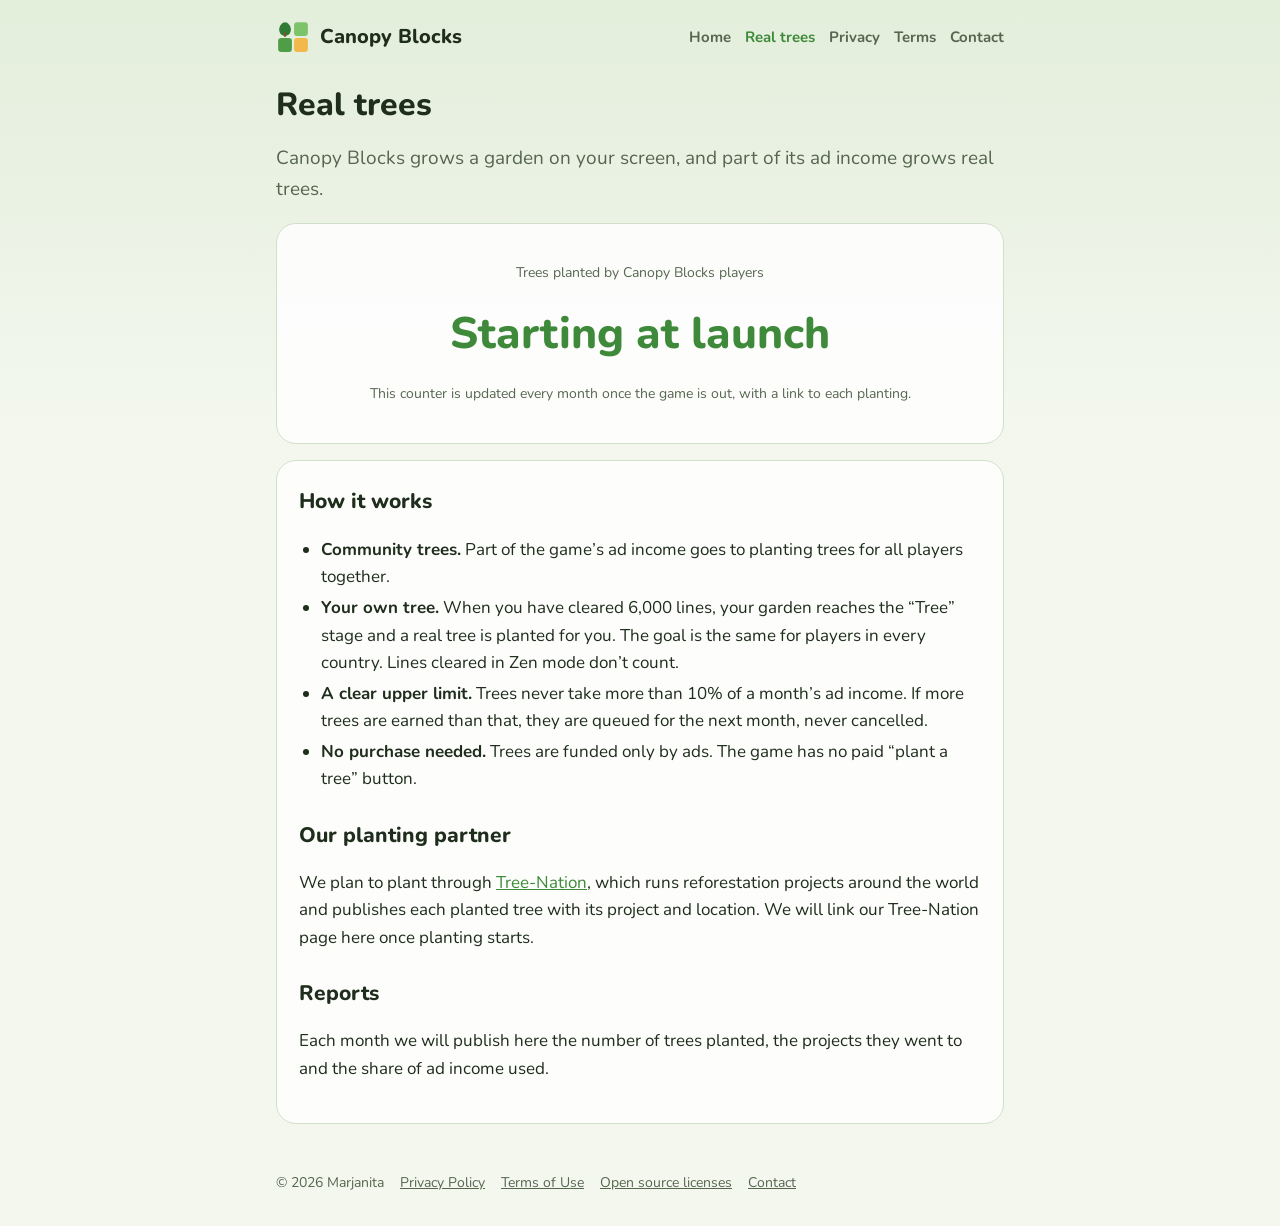
<file: trees/index.html>
<!doctype html>
<html lang="en">
<head>
<meta charset="utf-8">
<meta name="viewport" content="width=device-width, initial-scale=1">
<title>Real Trees | Canopy Blocks</title>
<meta name="description" content="How Canopy Blocks funds real trees.">
<link rel="preconnect" href="https://fonts.googleapis.com">
<link rel="preconnect" href="https://fonts.gstatic.com" crossorigin>
<link href="https://fonts.googleapis.com/css2?family=Nunito:wght@400;700;800&display=swap" rel="stylesheet">
<link rel="stylesheet" href="/style.css">
<link rel="icon" href="/favicon.svg" type="image/svg+xml">
</head>
<body>
<header>
<a class="brand" href="/"><svg class="logo" viewBox="0 0 64 64" aria-hidden="true">
<rect x="4" y="34" width="26" height="26" rx="6" fill="#4f9d47"/><rect x="34" y="34" width="26" height="26" rx="6" fill="#f2b84b"/>
<rect x="34" y="4" width="26" height="26" rx="6" fill="#7cc36a"/><path d="M17 30c-7 0-11-6-11-12 0-8 6-14 11-14s11 6 11 14c0 6-4 12-11 12z" fill="#2f7a35"/>
<rect x="15" y="22" width="4" height="10" rx="2" fill="#7a5532"/></svg>Canopy Blocks</a>
<nav><a href="/">Home</a><a href="/trees/" aria-current="page">Real trees</a><a href="/privacy/">Privacy</a><a href="/terms/">Terms</a><a href="/contact/">Contact</a></nav>
</header>
<main>
<h1>Real trees</h1>
<p class="lead">Canopy Blocks grows a garden on your screen, and part of its ad income grows real trees.</p>
<div class="card">
<p class="meta" style="text-align:center">Trees planted by Canopy Blocks players</p>
<p class="counter">Starting at launch</p>
<p class="meta" style="text-align:center">This counter is updated every month once the game is out, with a link to each planting.</p>
</div>
<div class="card">
<h2 style="margin-top:0">How it works</h2>
<ul>
<li><b>Community trees.</b> Part of the game&rsquo;s ad income goes to planting trees for all players together.</li>
<li><b>Your own tree.</b> When you have cleared 6,000 lines, your garden reaches the &ldquo;Tree&rdquo; stage and a real tree is planted for you. The goal is the same for players in every country. Lines cleared in Zen mode don&rsquo;t count.</li>
<li><b>A clear upper limit.</b> Trees never take more than 10% of a month&rsquo;s ad income. If more trees are earned than that, they are queued for the next month, never cancelled.</li>
<li><b>No purchase needed.</b> Trees are funded only by ads. The game has no paid &ldquo;plant a tree&rdquo; button.</li>
</ul>
<h2>Our planting partner</h2>
<p>We plan to plant through <a href="https://tree-nation.com">Tree-Nation</a>, which runs reforestation projects around the world and publishes each planted tree with its project and location. We will link our Tree-Nation page here once planting starts.</p>
<h2>Reports</h2>
<p>Each month we will publish here the number of trees planted, the projects they went to and the share of ad income used.</p>
</div>

</main>
<footer>
<span>&copy; 2026 Marjanita</span>
<a href="/privacy/">Privacy Policy</a>
<a href="/terms/">Terms of Use</a>
<a href="/licenses/">Open source licenses</a>
<a href="/contact/">Contact</a>
</footer>
</body>
</html>
</file>
<file: style.css>
:root {
  --bg: #f3f7ee;
  --bg-2: #e3eedb;
  --card: #ffffffd9;
  --text: #1f2d1c;
  --muted: #56664f;
  --accent: #3f8a3a;
  --accent-2: #f2b84b;
  --line: #d3e0c9;
}
@media (prefers-color-scheme: dark) {
  :root {
    --bg: #121a11;
    --bg-2: #1a2618;
    --card: #1d2a1bd9;
    --text: #e6efe1;
    --muted: #a3b49b;
    --accent: #79c96f;
    --accent-2: #f2c76b;
    --line: #2f402b;
  }
}
* { box-sizing: border-box; }
html { -webkit-text-size-adjust: 100%; }
body {
  margin: 0;
  font-family: "Nunito", system-ui, -apple-system, "Segoe UI", sans-serif;
  font-size: 17px;
  line-height: 1.6;
  color: var(--text);
  background: linear-gradient(180deg, var(--bg-2), var(--bg) 420px) var(--bg);
  min-height: 100vh;
}
a { color: var(--accent); }
header, main, footer { max-width: 760px; margin: 0 auto; padding: 0 16px; }
header { display: flex; align-items: center; justify-content: space-between; gap: 12px; flex-wrap: wrap; padding-top: 20px; padding-bottom: 8px; }
.brand { display: flex; align-items: center; gap: 10px; font-weight: 800; font-size: 20px; color: var(--text); text-decoration: none; }
.logo { width: 34px; height: 34px; }
nav { display: flex; gap: 14px; flex-wrap: wrap; font-weight: 700; font-size: 15px; }
nav a { color: var(--muted); text-decoration: none; }
nav a:hover, nav a[aria-current="page"] { color: var(--accent); }
main { padding-top: 16px; padding-bottom: 32px; }
.card { background: var(--card); border: 1px solid var(--line); border-radius: 20px; padding: 24px 22px; margin: 16px 0; }
h1 { font-size: 32px; line-height: 1.2; margin: 8px 0 4px; font-weight: 800; }
h2 { font-size: 21px; margin: 26px 0 6px; font-weight: 800; }
h3 { font-size: 17px; margin: 18px 0 4px; }
.lead { font-size: 19px; color: var(--muted); }
.meta { color: var(--muted); font-size: 14px; }
ul { padding-left: 22px; }
li { margin: 4px 0; }
.hero { text-align: center; padding: 32px 0 8px; }
.hero h1 { font-size: 40px; }
.hero .logo { width: 88px; height: 88px; }
.badges { display: flex; justify-content: center; gap: 12px; flex-wrap: wrap; margin: 22px 0 6px; }
.badge { display: inline-flex; flex-direction: column; align-items: flex-start; min-width: 168px; padding: 9px 18px; border-radius: 12px; background: var(--text); color: var(--bg); text-decoration: none; line-height: 1.2; }
.badge small { font-size: 11px; opacity: .8; }
.badge b { font-size: 18px; }
.soon { color: var(--muted); font-size: 14px; }
.features { display: grid; grid-template-columns: repeat(auto-fit, minmax(200px, 1fr)); gap: 12px; }
.features .card { margin: 0; padding: 18px; }
.features h3 { margin-top: 0; }
.counter { text-align: center; font-size: 44px; font-weight: 800; color: var(--accent); margin: 8px 0 0; }
code { background: var(--bg-2); padding: 1px 6px; border-radius: 6px; font-size: 15px; }
pre { background: var(--bg-2); padding: 14px; border-radius: 12px; overflow-x: auto; white-space: pre-wrap; font-size: 13px; line-height: 1.45; }
footer { padding-bottom: 32px; color: var(--muted); font-size: 14px; display: flex; flex-wrap: wrap; gap: 6px 16px; }
footer a { color: var(--muted); }
</file>
